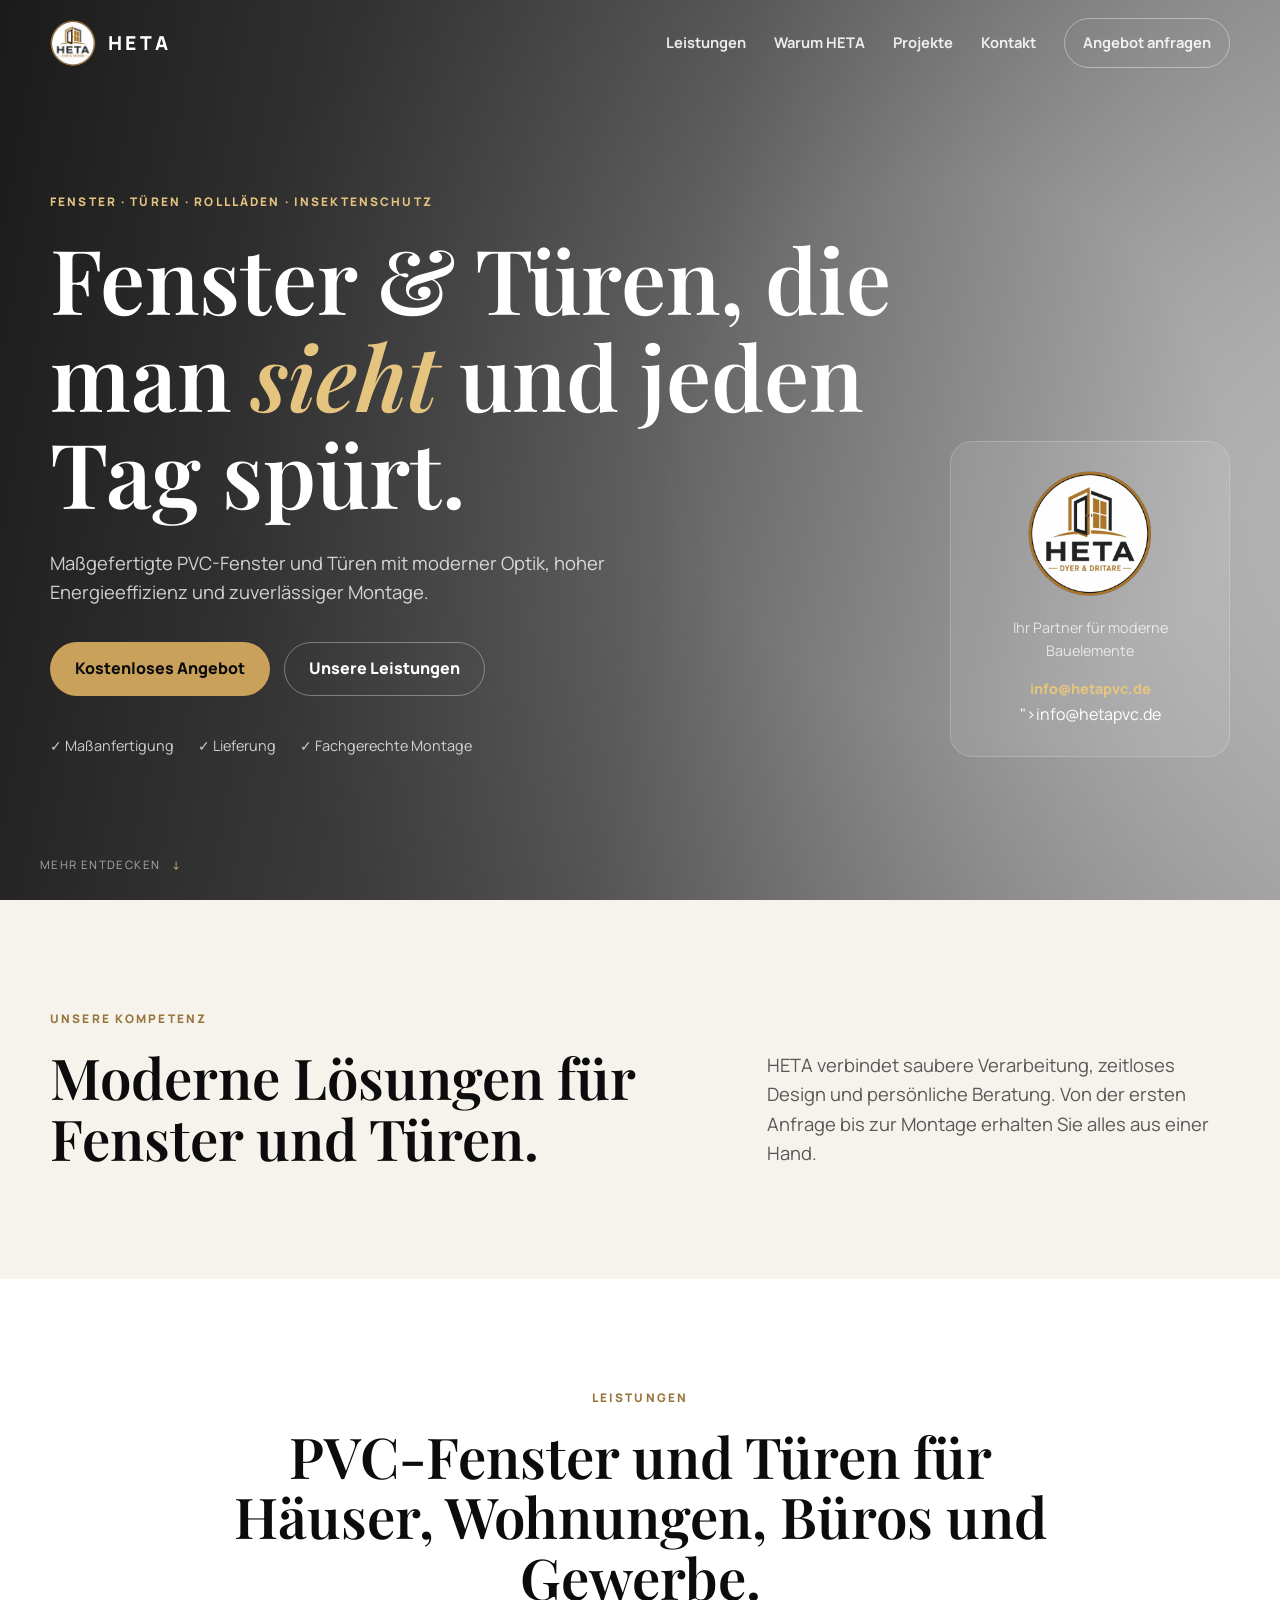
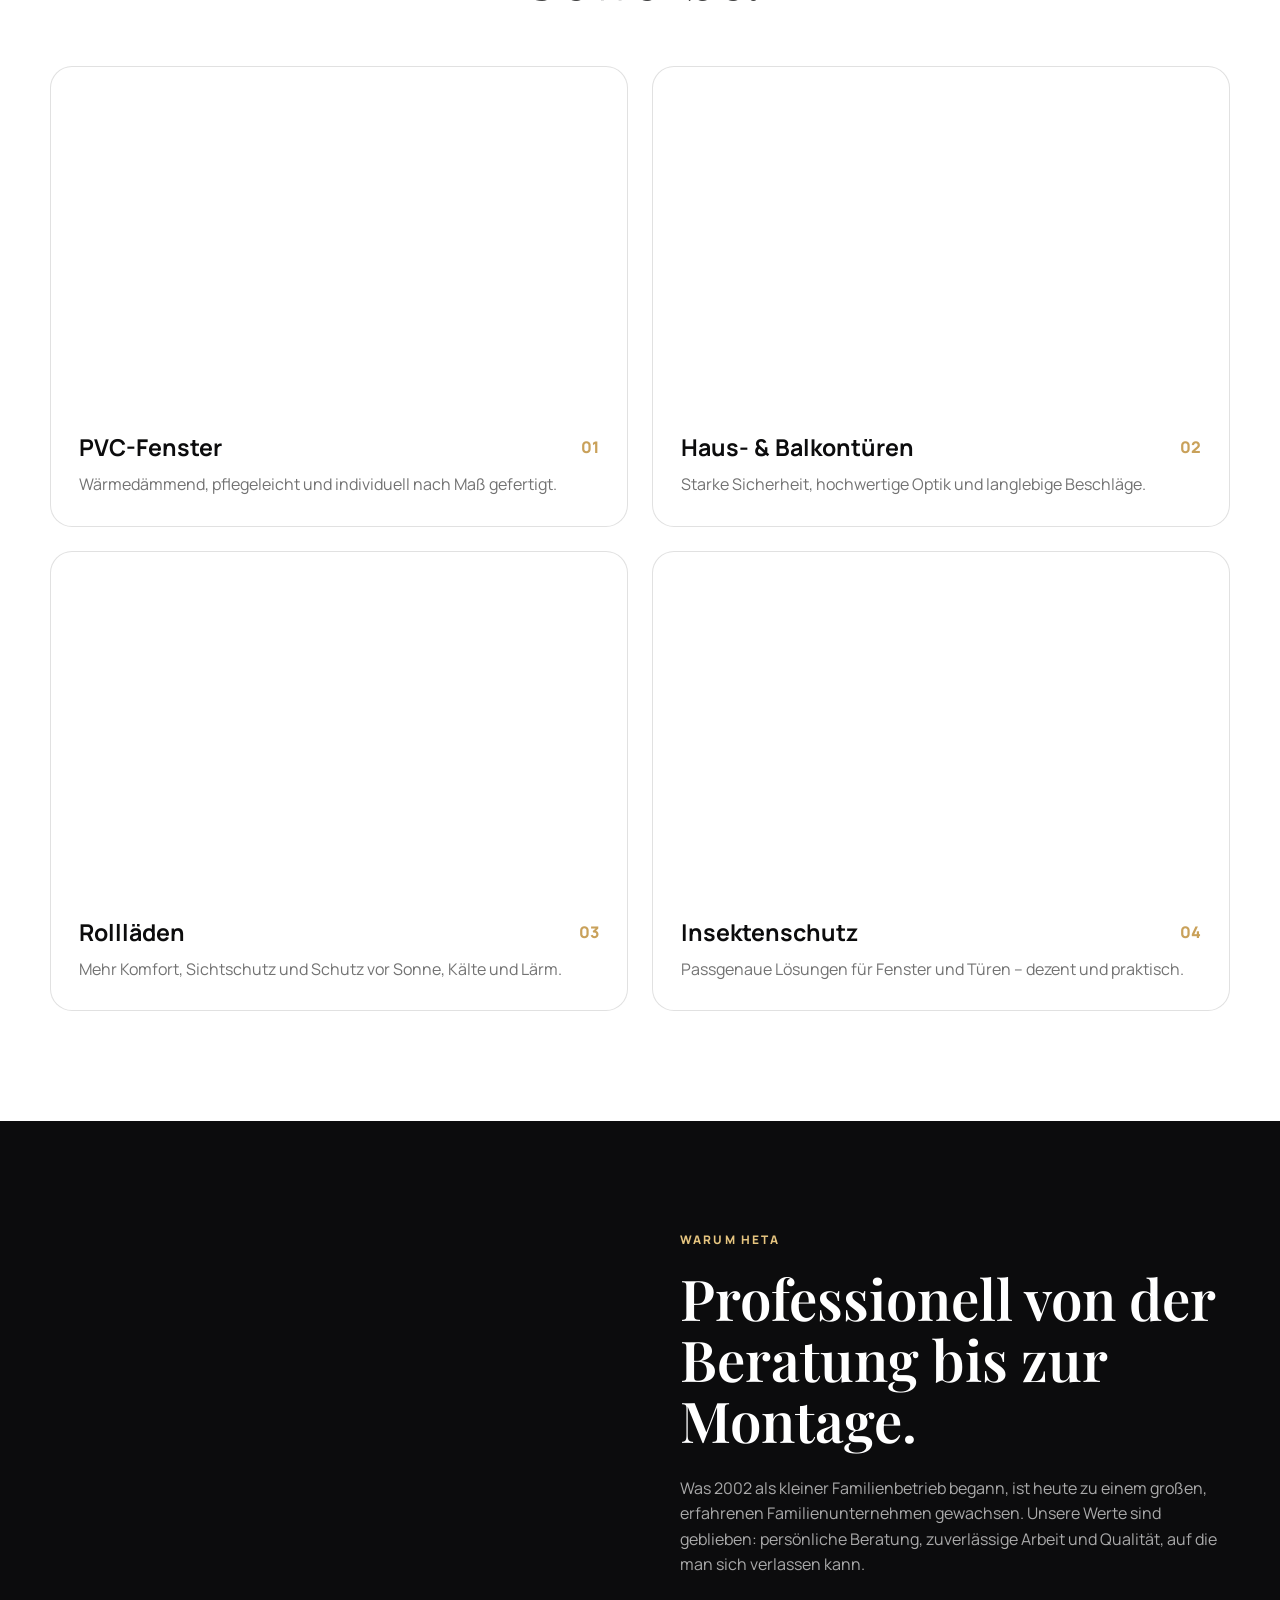
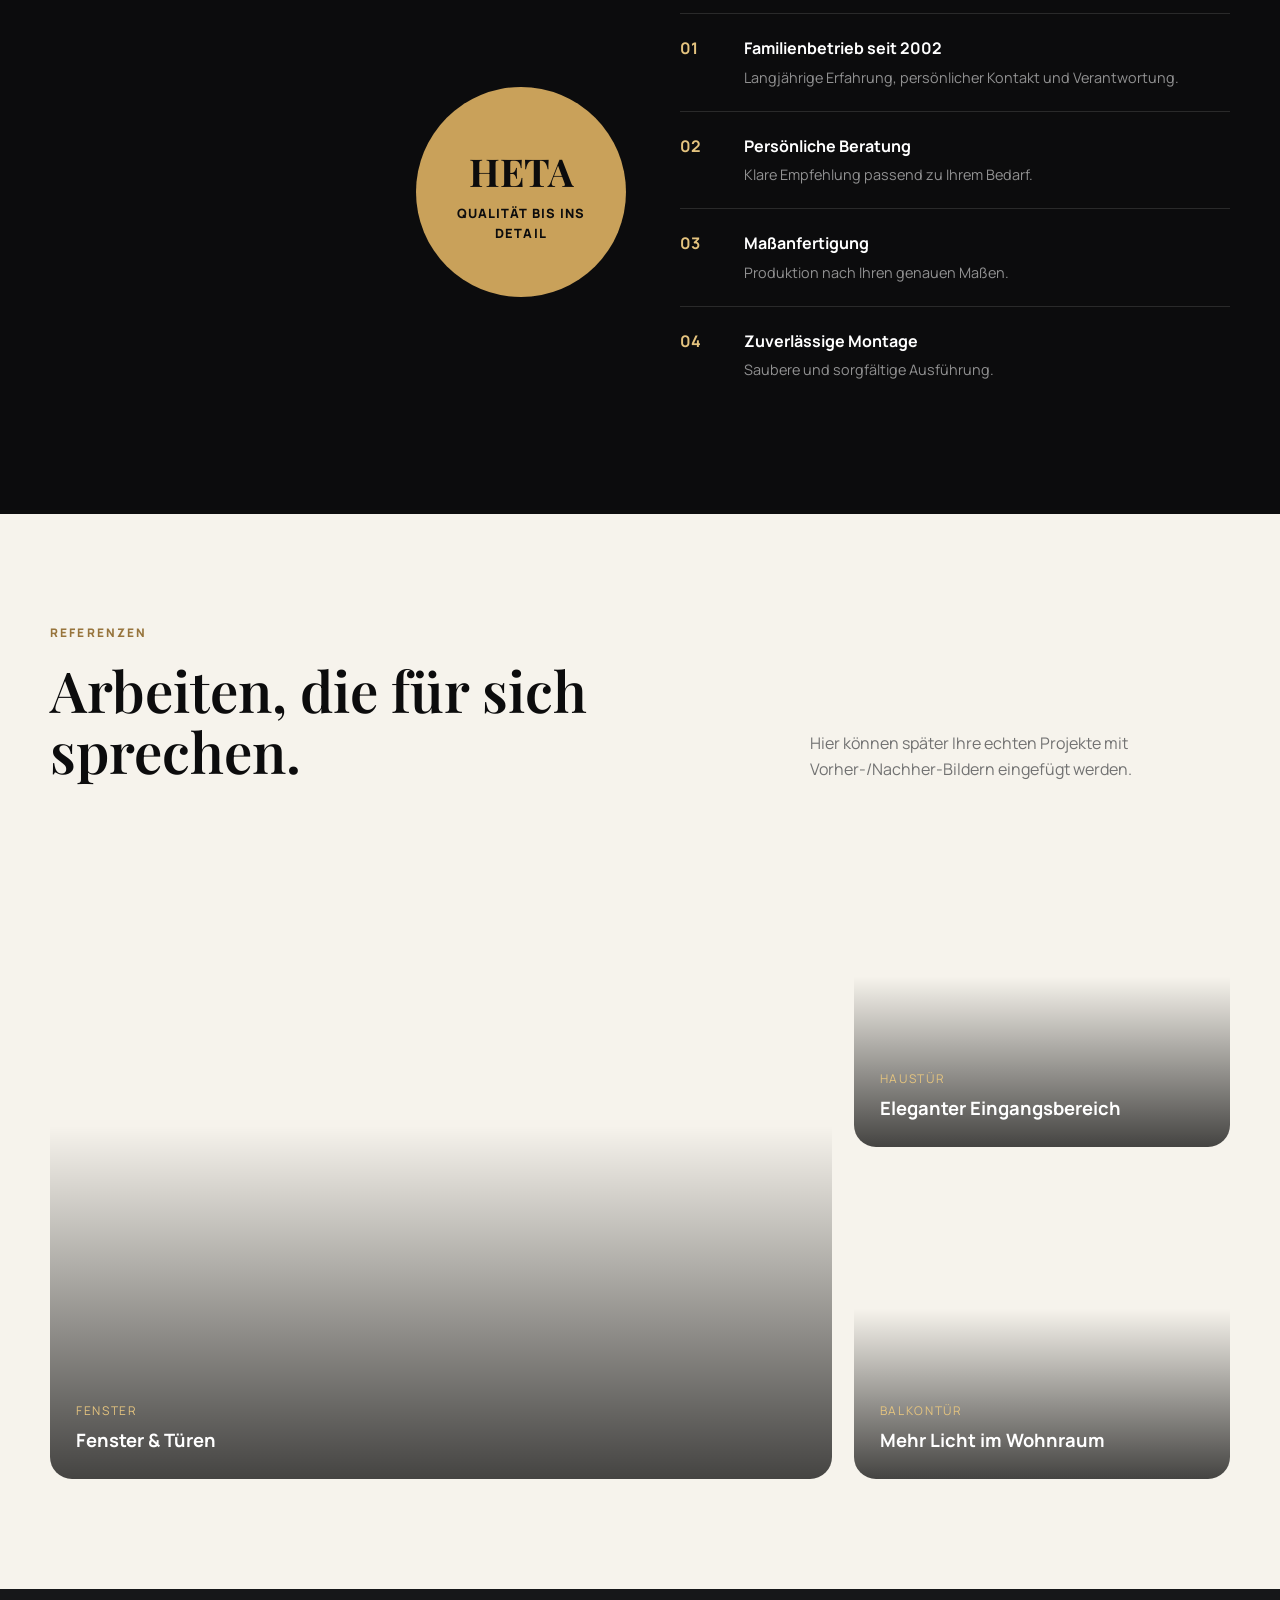
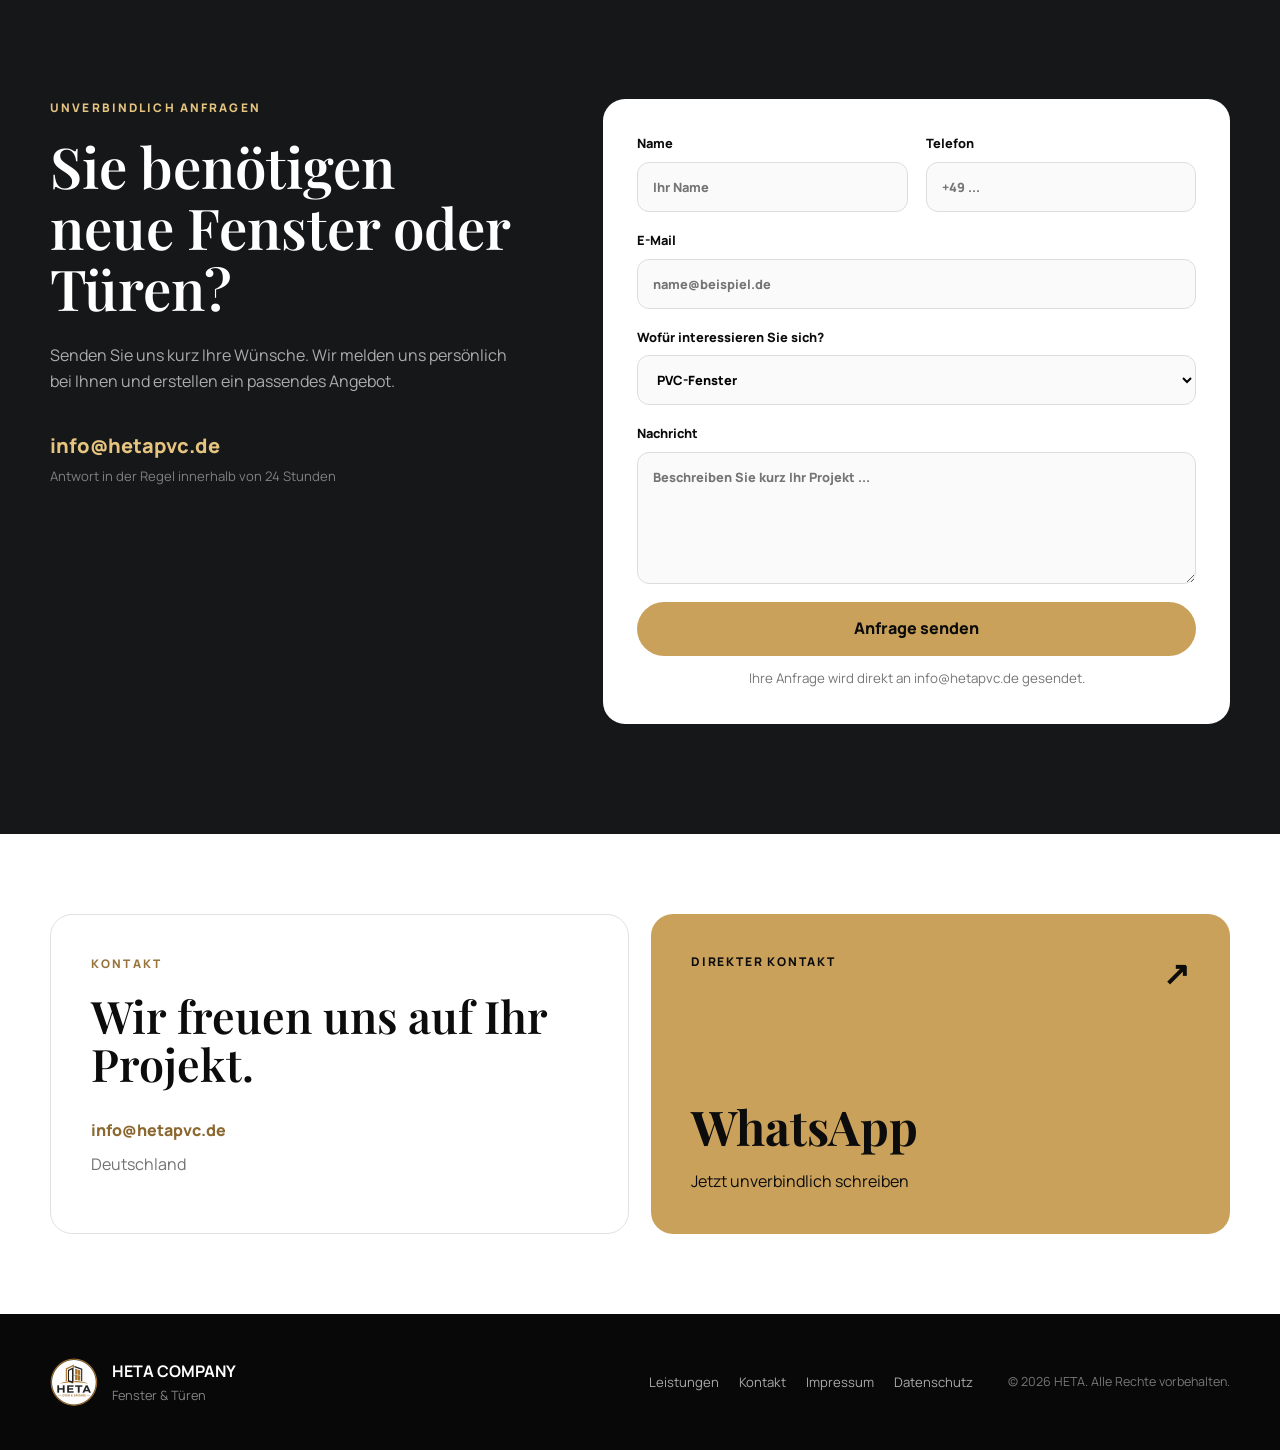
<file: index.html>
<!DOCTYPE html>
<html lang="de">
<head>
  <meta charset="UTF-8" />
  <meta name="viewport" content="width=device-width, initial-scale=1.0" />
  <meta name="description" content="HETA – hochwertige PVC-Fenster, Türen, Rollläden und Insektenschutz. Lieferung und fachgerechte Montage." />
  <meta name="theme-color" content="#0c0c0d" />
  <title>HETA PVC Fenster, Haustüren, Schiebetüren, Rollläden & Insektenschutz | Deutschland</title>
  <link rel="preconnect" href="https://fonts.googleapis.com">
  <link rel="preconnect" href="https://fonts.gstatic.com" crossorigin>
  <link href="https://fonts.googleapis.com/css2?family=Manrope:wght@400;500;600;700;800&family=Playfair+Display:wght@600;700&display=swap" rel="stylesheet">
  <link rel="stylesheet" href="styles.css" />
  <link rel="icon" type="image/png" href="assets/heta-logo.png" />
</head>
<body>
  <header class="site-header" id="top">
    <div class="container nav-wrap">
      <a class="brand" href="#top" aria-label="HETA Startseite">
        <img src="assets/heta-logo.png" alt="HETA Logo" />
        <span>HETA</span>
      </a>

      <button class="menu-toggle" aria-label="Menü öffnen" aria-expanded="false">
        <span></span><span></span>
      </button>

      <nav class="main-nav" aria-label="Hauptnavigation">
        <a href="#leistungen">Leistungen</a>
        <a href="#vorteile">Warum HETA</a>
        <a href="#projekte">Projekte</a>
        <a href="#kontakt">Kontakt</a>
        <a class="nav-cta" href="#angebot">Angebot anfragen</a>
      </nav>
    </div>
  </header>

  <main>
    <section class="hero">
      <div class="hero-overlay"></div>
      <div class="container hero-grid">
        <div class="hero-copy reveal">
          <p class="eyebrow">Fenster · Türen · Rollläden · Insektenschutz</p>
          <h1>Fenster & Türen, die man <em>sieht</em> und jeden Tag spürt.</h1>
          <p class="hero-text">
            Maßgefertigte PVC-Fenster und Türen mit moderner Optik,
            hoher Energieeffizienz und zuverlässiger Montage.
          </p>
          <div class="hero-actions">
            <a class="btn btn-gold" href="#angebot">Kostenloses Angebot</a>
            <a class="btn btn-ghost" href="#leistungen">Unsere Leistungen</a>
          </div>
          <div class="trust-row">
            <span>✓ Maßanfertigung</span>
            <span>✓ Lieferung</span>
            <span>✓ Fachgerechte Montage</span>
          </div>
        </div>

        <aside class="hero-card reveal delay-1">
          <img src="assets/heta-logo.png" alt="HETA Company" />
          <p>Ihr Partner für moderne Bauelemente</p>
          <a href="mailto:info@hetapvc.de">info@hetapvc.de</a><br>">info@hetapvc.de<br></a>
        </aside>
      </div>
      <div class="scroll-note">Mehr entdecken <span>↓</span></div>
    </section>

    <section class="section intro">
      <div class="container intro-grid">
        <div class="section-heading reveal">
          <p class="eyebrow dark">Unsere Kompetenz</p>
          <h2>Moderne Lösungen für Fenster und Türen.</h2>
        </div>
        <p class="lead reveal delay-1">
          HETA verbindet saubere Verarbeitung, zeitloses Design und persönliche Beratung.
          Von der ersten Anfrage bis zur Montage erhalten Sie alles aus einer Hand.
        </p>
      </div>
    </section>

    <section class="section services" id="leistungen">
      <div class="container">
        <div class="section-heading centered reveal">
          <p class="eyebrow dark">Leistungen</p>
          <h2>PVC-Fenster und Türen für Häuser, Wohnungen, Büros und Gewerbe.</h2>
        </div>

        <div class="service-grid">
          <article class="service-card reveal">
            <div class="service-image window"></div>
            <div class="service-content">
              <span>01</span>
              <h3>PVC-Fenster</h3>
              <p>Wärmedämmend, pflegeleicht und individuell nach Maß gefertigt.</p>
            </div>
          </article>

          <article class="service-card reveal delay-1">
            <div class="service-image door"></div>
            <div class="service-content">
              <span>02</span>
              <h3>Haus- & Balkontüren</h3>
              <p>Starke Sicherheit, hochwertige Optik und langlebige Beschläge.</p>
            </div>
          </article>

          <article class="service-card reveal">
            <div class="service-image shutter"></div>
            <div class="service-content">
              <span>03</span>
              <h3>Rollläden</h3>
              <p>Mehr Komfort, Sichtschutz und Schutz vor Sonne, Kälte und Lärm.</p>
            </div>
          </article>

          <article class="service-card reveal delay-1">
            <div class="service-image insect"></div>
            <div class="service-content">
              <span>04</span>
              <h3>Insektenschutz</h3>
              <p>Passgenaue Lösungen für Fenster und Türen – dezent und praktisch.</p>
            </div>
          </article>
        </div>
      </div>
    </section>

    <section class="section benefits" id="vorteile">
      <div class="container benefits-grid">
        <div class="benefits-photo reveal">
          <div class="experience-badge">
            <strong>HETA</strong>
            <span>Qualität bis ins Detail</span>
          </div>
        </div>

        <div class="benefits-copy reveal delay-1">
          <p class="eyebrow">Warum HETA</p>
          <h2>Professionell von der Beratung bis zur Montage.</h2>
          <p>
            Was 2002 als kleiner Familienbetrieb begann, ist heute zu einem großen,
            erfahrenen Familienunternehmen gewachsen. Unsere Werte sind geblieben:
            persönliche Beratung, zuverlässige Arbeit und Qualität, auf die man sich verlassen kann.
          </p>

          <div class="benefit-list">
            <div><b>01</b><span><strong>Familienbetrieb seit 2002</strong>Langjährige Erfahrung, persönlicher Kontakt und Verantwortung.</span></div>
            <div><b>02</b><span><strong>Persönliche Beratung</strong>Klare Empfehlung passend zu Ihrem Bedarf.</span></div>
            <div><b>03</b><span><strong>Maßanfertigung</strong>Produktion nach Ihren genauen Maßen.</span></div>
            <div><b>04</b><span><strong>Zuverlässige Montage</strong>Saubere und sorgfältige Ausführung.</span></div>
          </div>
        </div>
      </div>
    </section>

    <section class="section projects" id="projekte">
      <div class="container">
        <div class="section-heading split reveal">
          <div>
            <p class="eyebrow dark">Referenzen</p>
            <h2>Arbeiten, die für sich sprechen.</h2>
          </div>
          <p>Hier können später Ihre echten Projekte mit Vorher-/Nachher-Bildern eingefügt werden.</p>
        </div>

        <div class="project-grid">
          <article class="project project-large reveal">
            <div class="project-label"><span>Fenster</span><strong>Fenster & Türen</strong></div>
          </article>
          <article class="project project-door reveal delay-1">
            <div class="project-label"><span>Haustür</span><strong>Eleganter Eingangsbereich</strong></div>
          </article>
          <article class="project project-balcony reveal">
            <div class="project-label"><span>Balkontür</span><strong>Mehr Licht im Wohnraum</strong></div>
          </article>
        </div>
      </div>
    </section>

    <section class="section quote" id="angebot">
      <div class="container quote-grid">
        <div class="quote-copy reveal">
          <p class="eyebrow">Unverbindlich anfragen</p>
          <h2>Sie benötigen neue Fenster oder Türen?</h2>
          <p>
            Senden Sie uns kurz Ihre Wünsche. Wir melden uns persönlich bei Ihnen
            und erstellen ein passendes Angebot.
          </p>
          <div class="quote-contact">
            <a href="mailto:info@hetapvc.de">info@hetapvc.de</a>
            <span>Antwort in der Regel innerhalb von 24 Stunden</span>
          </div>
        </div>

        <form class="quote-form reveal delay-1"
             action="https://api.web3forms.com/submit" method="POST">
              <input type="hidden" name="access_key" value="08f560e6-f4f9-4ddf-ab7c-7466d05ced75">
        
     <input type="hidden" name="redirect" value="https://hetapvc.de/danke.html">

          <div class="form-row">
            <label>
              Name
              <input type="text" name="Name" placeholder="Ihr Name" required />
            </label>
            <label>
              Telefon
              <input type="tel" name="Telefon" placeholder="+49 ..." />
            </label>
          </div>

          <label>
            E-Mail
            <input type="email" name="E-Mail" placeholder="name@beispiel.de" required />
          </label>

          <label>
            Wofür interessieren Sie sich?
            <select name="Interesse">
              <option>PVC-Fenster</option>
              <option>Haus- oder Balkontüren</option>
              <option>Rollläden</option>
              <option>Insektenschutz</option>
              <option>Komplettangebot</option>
            </select>
          </label>

          <label>
            Nachricht
            <textarea name="Nachricht" rows="5" placeholder="Beschreiben Sie kurz Ihr Projekt ..." required></textarea>
          </label>

          <button class="btn btn-gold full" type="submit">Anfrage senden</button>
          <small>Ihre Anfrage wird direkt an info@hetapvc.de gesendet.</small>
        </form>
      </div>
    </section>

    <section class="section contact" id="kontakt">
      <div class="container contact-grid">
        <div class="contact-card reveal">
          <p class="eyebrow dark">Kontakt</p>
          <h2>Wir freuen uns auf Ihr Projekt.</h2>
          <a href="mailto:info@hetapvc.de">info@hetapvc.de</a>
          <p>Deutschland</p>
        </div>

        <a class="whatsapp-card reveal delay-1"
           href="https://wa.me/38346120611?text=Guten%20Tag%2C%20ich%20interessiere%20mich%20f%C3%BCr%20Ihre%20Fenster%20und%20T%C3%BCren."
           target="_blank"
           rel="noopener"
           aria-label="HETA über WhatsApp kontaktieren">
          <span>Direkter Kontakt</span>
          <strong>WhatsApp</strong>
          <p>Jetzt unverbindlich schreiben</p>
          <b>↗</b>
        </a>
      </div>
    </section>
  </main>

  <footer>
    <div class="container footer-grid">
      <div class="footer-brand">
        <img src="assets/heta-logo.png" alt="HETA Logo" />
        <div><strong>HETA COMPANY</strong><span>Fenster & Türen</span></div>
      </div>
      <div class="footer-links">
        <a href="#leistungen">Leistungen</a>
        <a href="#kontakt">Kontakt</a>
        <a href="impressum.html">Impressum</a>
        <a href="datenschutz.html">Datenschutz</a>
      </div>
      <p>© <span id="year"></span> HETA. Alle Rechte vorbehalten.</p>
    </div>
  </footer>

  <script src="script.js"></script>
</body>
</html>
</file>
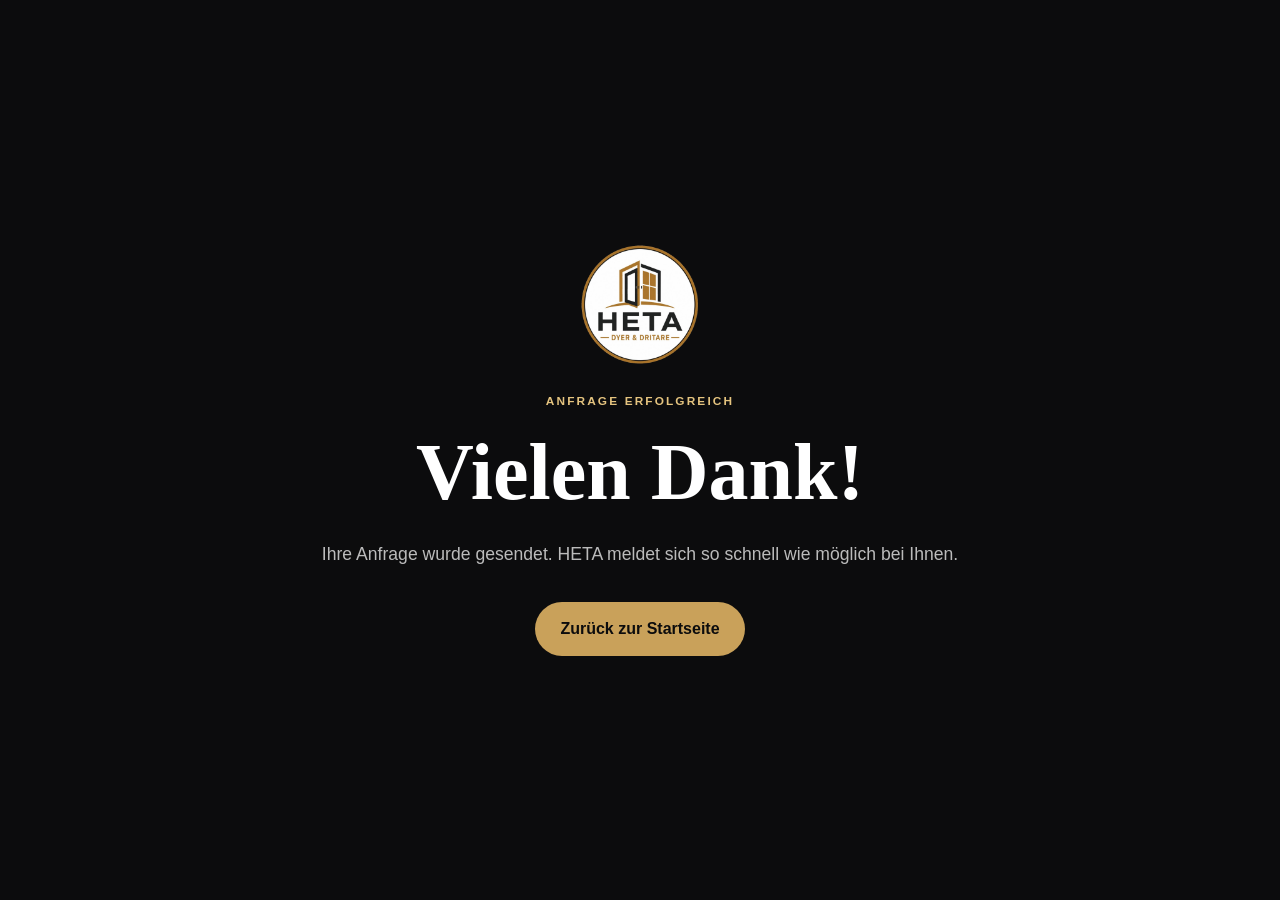
<file: danke.html>
<!DOCTYPE html>
<html lang="de">
<head>
  <meta charset="UTF-8">
  <meta name="viewport" content="width=device-width, initial-scale=1.0">
  <title>Vielen Dank | HETA</title>
  <link rel="stylesheet" href="styles.css">
</head>
<body>
  <main style="min-height:100vh;display:grid;place-items:center;background:#0c0c0d;color:white;padding:30px;text-align:center;">
    <div style="max-width:650px;">
      <img src="assets/heta-logo.png" alt="HETA Logo" style="width:120px;height:120px;object-fit:cover;border-radius:50%;margin:0 auto 28px;">
      <p class="eyebrow">Anfrage erfolgreich</p>
      <h1 style="font-size:clamp(2.5rem,7vw,5rem);">Vielen Dank!</h1>
      <p style="color:rgba(255,255,255,.72);font-size:1.1rem;margin:24px 0 34px;">
        Ihre Anfrage wurde gesendet. HETA meldet sich so schnell wie möglich bei Ihnen.
      </p>
      <a class="btn btn-gold" href="index.html">Zurück zur Startseite</a>
    </div>
  </main>
</body>
</html>
</file>
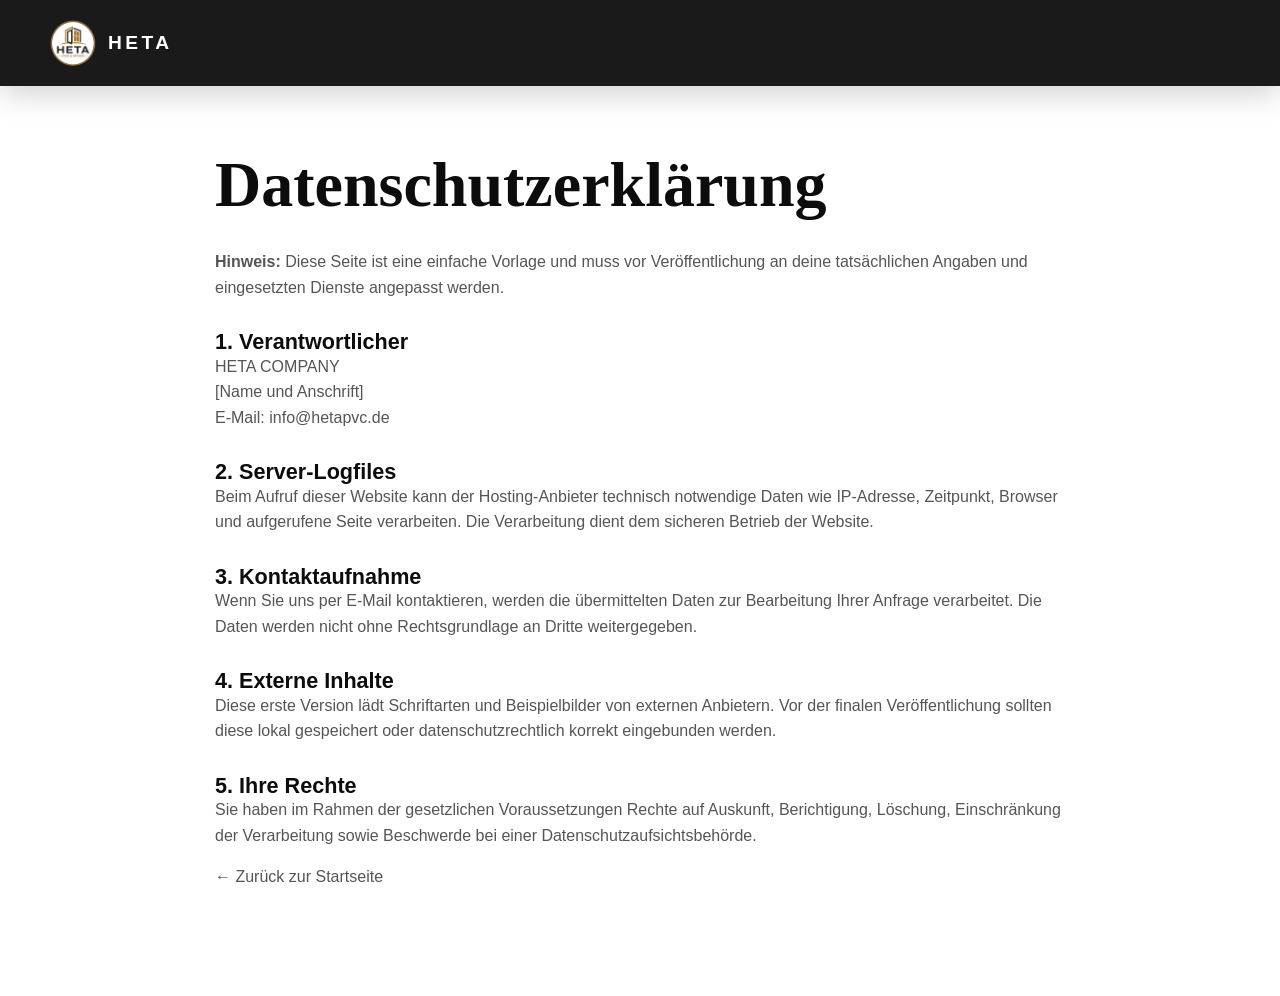
<file: datenschutz.html>
<!DOCTYPE html>
<html lang="de">
<head>
  <meta charset="UTF-8"><meta name="viewport" content="width=device-width, initial-scale=1.0">
  <title>Datenschutz | HETA</title><link rel="stylesheet" href="styles.css">
</head>
<body>
<header class="site-header scrolled"><div class="container nav-wrap"><a class="brand" href="index.html"><img src="assets/heta-logo.png" alt="HETA"><span>HETA</span></a></div></header>
<main class="container legal">
<h1>Datenschutzerklärung</h1>
<p><strong>Hinweis:</strong> Diese Seite ist eine einfache Vorlage und muss vor Veröffentlichung an deine tatsächlichen Angaben und eingesetzten Dienste angepasst werden.</p>
<h2>1. Verantwortlicher</h2>
<p>HETA COMPANY<br>[Name und Anschrift]<br>E-Mail: info@hetapvc.de</p>
<h2>2. Server-Logfiles</h2>
<p>Beim Aufruf dieser Website kann der Hosting-Anbieter technisch notwendige Daten wie IP-Adresse, Zeitpunkt, Browser und aufgerufene Seite verarbeiten. Die Verarbeitung dient dem sicheren Betrieb der Website.</p>
<h2>3. Kontaktaufnahme</h2>
<p>Wenn Sie uns per E-Mail kontaktieren, werden die übermittelten Daten zur Bearbeitung Ihrer Anfrage verarbeitet. Die Daten werden nicht ohne Rechtsgrundlage an Dritte weitergegeben.</p>
<h2>4. Externe Inhalte</h2>
<p>Diese erste Version lädt Schriftarten und Beispielbilder von externen Anbietern. Vor der finalen Veröffentlichung sollten diese lokal gespeichert oder datenschutzrechtlich korrekt eingebunden werden.</p>
<h2>5. Ihre Rechte</h2>
<p>Sie haben im Rahmen der gesetzlichen Voraussetzungen Rechte auf Auskunft, Berichtigung, Löschung, Einschränkung der Verarbeitung sowie Beschwerde bei einer Datenschutzaufsichtsbehörde.</p>
<p><a href="index.html">← Zurück zur Startseite</a></p>
</main>
</body></html>
</file>
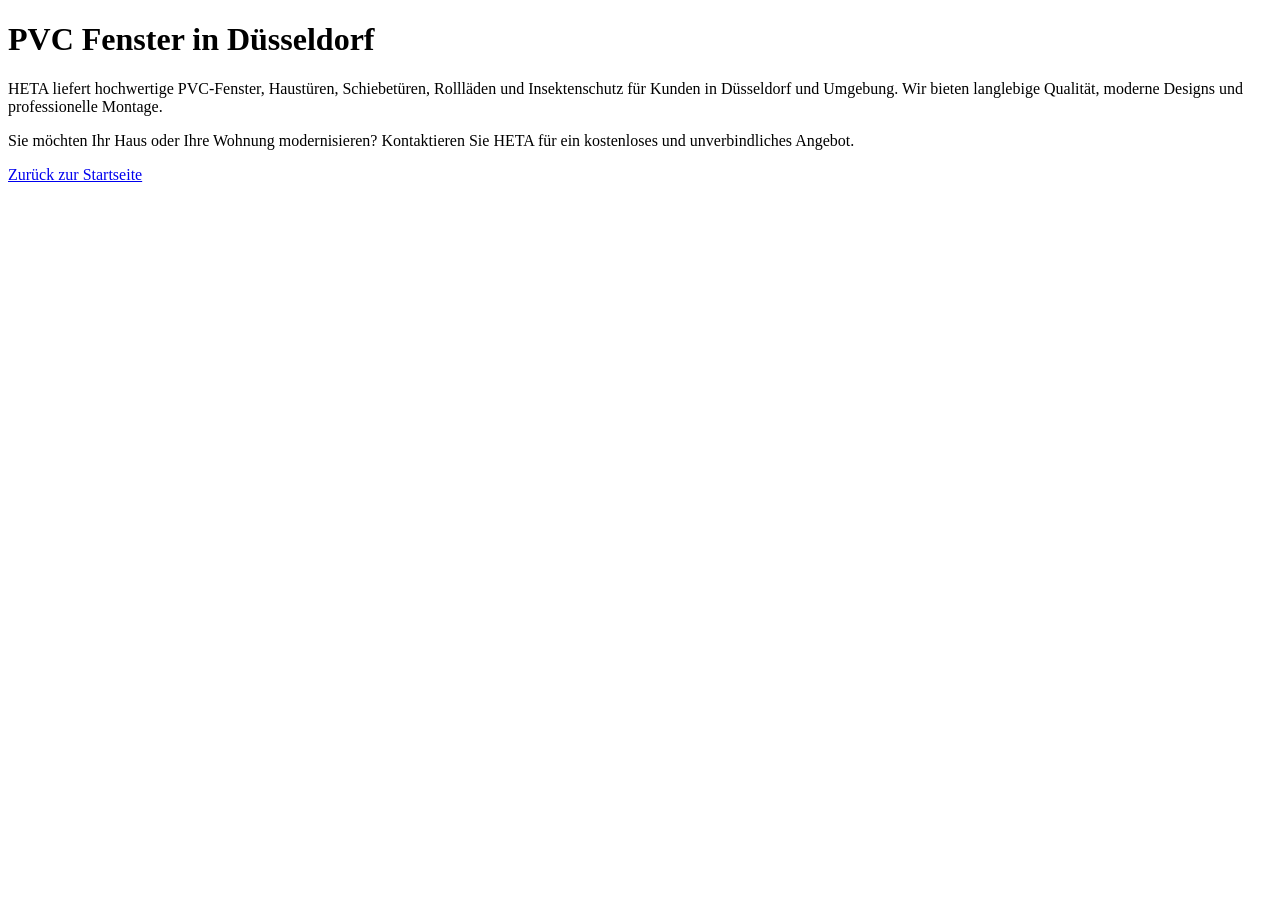
<file: fenster-duesseldorf.html>
<!DOCTYPE html>
<html lang="de">
<head>
  <meta charset="UTF-8">
  <meta name="viewport" content="width=device-width, initial-scale=1.0">
  <title>PVC Fenster Düsseldorf | HETA Fenster & Türen</title>
  <meta name="description" content="Hochwertige PVC-Fenster, Haustüren, Schiebetüren, Rollläden und Insektenschutz in Düsseldorf. Kostenlose Beratung und professionelle Montage von HETA.">
</head>
<body>

<h1>PVC Fenster in Düsseldorf</h1>

<p>
HETA liefert hochwertige PVC-Fenster, Haustüren, Schiebetüren,
Rollläden und Insektenschutz für Kunden in Düsseldorf und Umgebung.
Wir bieten langlebige Qualität, moderne Designs und professionelle Montage.
</p>

<p>
Sie möchten Ihr Haus oder Ihre Wohnung modernisieren?
Kontaktieren Sie HETA für ein kostenloses und unverbindliches Angebot.
</p>

<p>
<a href="index.html">Zurück zur Startseite</a>
</p>

</body>
</html>
</file>
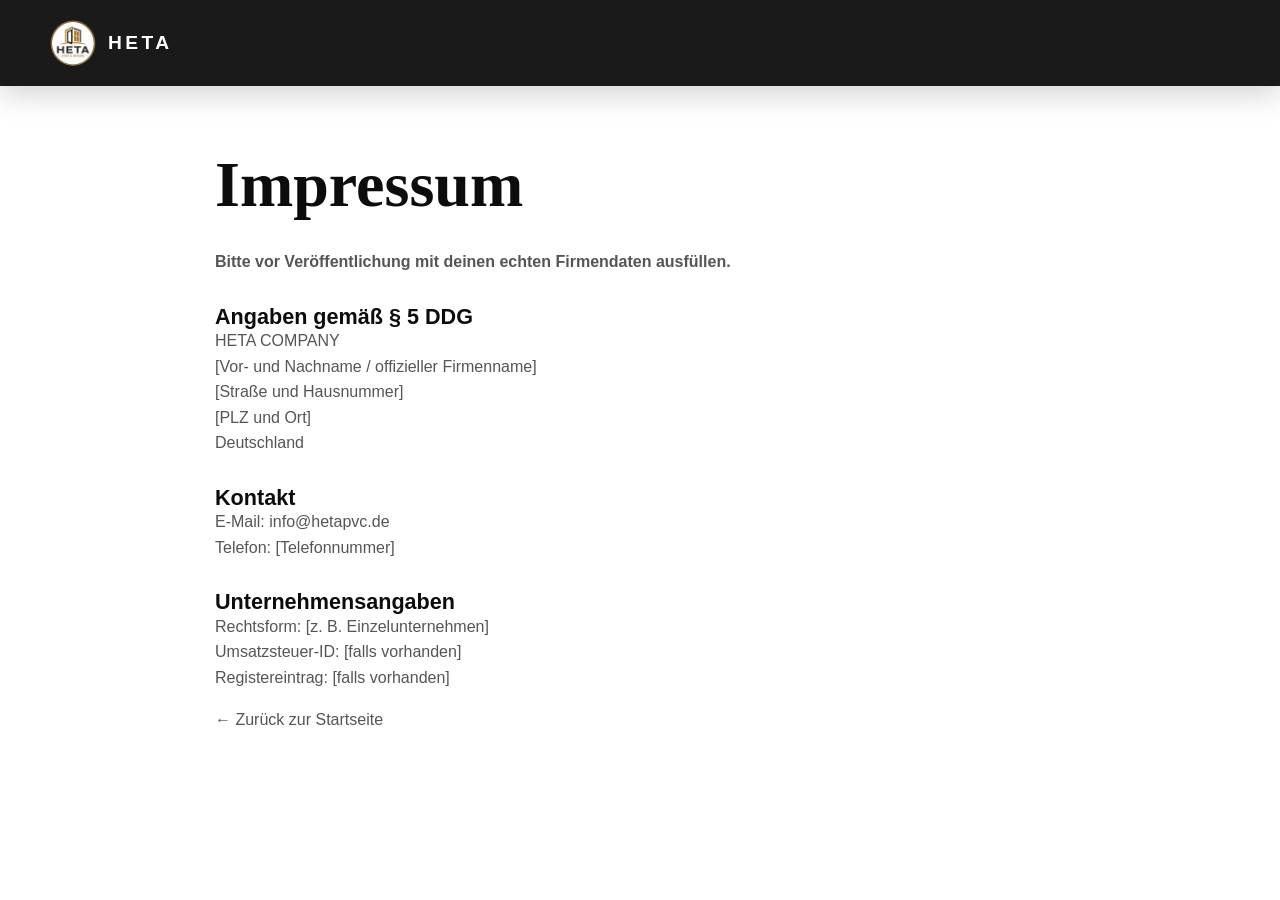
<file: impressum.html>
<!DOCTYPE html>
<html lang="de">
<head>
  <meta charset="UTF-8"><meta name="viewport" content="width=device-width, initial-scale=1.0">
  <title>Impressum | HETA</title><link rel="stylesheet" href="styles.css">
</head>
<body>
<header class="site-header scrolled"><div class="container nav-wrap"><a class="brand" href="index.html"><img src="assets/heta-logo.png" alt="HETA"><span>HETA</span></a></div></header>
<main class="container legal">
<h1>Impressum</h1>
<p><strong>Bitte vor Veröffentlichung mit deinen echten Firmendaten ausfüllen.</strong></p>
<h2>Angaben gemäß § 5 DDG</h2>
<p>HETA COMPANY<br>[Vor- und Nachname / offizieller Firmenname]<br>[Straße und Hausnummer]<br>[PLZ und Ort]<br>Deutschland</p>
<h2>Kontakt</h2>
<p>E-Mail: info@hetapvc.de<br>Telefon: [Telefonnummer]</p>
<h2>Unternehmensangaben</h2>
<p>Rechtsform: [z. B. Einzelunternehmen]<br>Umsatzsteuer-ID: [falls vorhanden]<br>Registereintrag: [falls vorhanden]</p>
<p><a href="index.html">← Zurück zur Startseite</a></p>
</main>
</body></html>
</file>
<file: styles.css>
:root {
  --black: #0c0c0d;
  --charcoal: #161719;
  --gold: #c9a15a;
  --gold-light: #e5c47f;
  --cream: #f6f3ec;
  --white: #ffffff;
  --muted: #727272;
  --line: rgba(12, 12, 13, .12);
  --radius: 22px;
  --shadow: 0 24px 70px rgba(0,0,0,.12);
}

* { box-sizing: border-box; }
html { scroll-behavior: smooth; }
body {
  margin: 0;
  font-family: "Manrope", sans-serif;
  color: var(--black);
  background: var(--white);
  line-height: 1.6;
}
img { max-width: 100%; display: block; }
a { color: inherit; text-decoration: none; }
button, input, select, textarea { font: inherit; }
.container { width: min(1180px, calc(100% - 40px)); margin: 0 auto; }
.section { padding: 110px 0; }
.eyebrow {
  margin: 0 0 18px;
  font-size: .74rem;
  font-weight: 800;
  letter-spacing: .18em;
  text-transform: uppercase;
  color: var(--gold-light);
}
.eyebrow.dark { color: #97743c; }
h1, h2, h3 { margin: 0; line-height: 1.08; }
h1, h2 { font-family: "Playfair Display", serif; }
h1 { font-size: clamp(3.2rem, 7vw, 6.8rem); max-width: 920px; font-weight: 600; }
h1 em { color: var(--gold-light); font-style: italic; }
h2 { font-size: clamp(2.2rem, 4.4vw, 4.4rem); font-weight: 600; }
h3 { font-size: 1.45rem; }
p { margin-top: 0; }
.btn {
  display: inline-flex;
  align-items: center;
  justify-content: center;
  min-height: 54px;
  padding: 0 24px;
  border-radius: 999px;
  font-weight: 800;
  transition: .25s ease;
  border: 1px solid transparent;
}
.btn:hover { transform: translateY(-2px); }
.btn-gold { background: var(--gold); color: var(--black); }
.btn-gold:hover { background: var(--gold-light); }
.btn-ghost { color: var(--white); border-color: rgba(255,255,255,.35); }
.btn-ghost:hover { border-color: var(--white); background: rgba(255,255,255,.08); }
.full { width: 100%; border: 0; cursor: pointer; }

.site-header {
  position: fixed;
  z-index: 50;
  inset: 0 0 auto;
  color: var(--white);
  transition: .3s ease;
}
.site-header.scrolled {
  background: rgba(12,12,13,.94);
  backdrop-filter: blur(16px);
  box-shadow: 0 8px 30px rgba(0,0,0,.18);
}
.nav-wrap { min-height: 86px; display: flex; align-items: center; justify-content: space-between; }
.brand { display: flex; align-items: center; gap: 12px; font-size: 1.2rem; font-weight: 800; letter-spacing: .18em; }
.brand img { width: 46px; height: 46px; object-fit: cover; border-radius: 50%; }
.main-nav { display: flex; align-items: center; gap: 28px; font-size: .92rem; font-weight: 700; }
.main-nav a { opacity: .88; }
.main-nav a:hover { opacity: 1; }
.nav-cta { padding: 12px 18px; border: 1px solid rgba(255,255,255,.45); border-radius: 999px; }
.menu-toggle { display: none; background: none; border: 0; padding: 8px; }
.menu-toggle span { display:block; width:26px; height:2px; background:#fff; margin:6px 0; }

.hero {
  min-height: 100vh;
  color: var(--white);
  position: relative;
  display: grid;
  align-items: center;
  background:
    linear-gradient(100deg, rgba(5,5,6,.88) 0%, rgba(5,5,6,.62) 52%, rgba(5,5,6,.25) 100%),
    url("https://images.unsplash.com/photo-1600566753086-00f18fb6b3ea?auto=format&fit=crop&w=2000&q=85") center/cover;
}
.hero-overlay {
  position: absolute; inset: 0;
  background: radial-gradient(circle at 75% 50%, transparent 0 25%, rgba(0,0,0,.25) 70%);
}
.hero-grid {
  position: relative;
  display: grid;
  grid-template-columns: 1fr 280px;
  gap: 50px;
  align-items: end;
  padding-top: 150px;
  padding-bottom: 100px;
}
.hero-text { max-width: 680px; font-size: 1.15rem; color: rgba(255,255,255,.78); margin: 28px 0 34px; }
.hero-actions { display: flex; gap: 14px; flex-wrap: wrap; }
.trust-row { margin-top: 38px; display: flex; gap: 24px; flex-wrap: wrap; color: rgba(255,255,255,.76); font-size: .9rem; }
.hero-card {
  background: rgba(255,255,255,.09);
  backdrop-filter: blur(16px);
  border: 1px solid rgba(255,255,255,.18);
  padding: 28px;
  border-radius: var(--radius);
  text-align: center;
}
.hero-card img { width: 126px; height: 126px; object-fit: cover; border-radius: 50%; margin: 0 auto 20px; }
.hero-card p { color: rgba(255,255,255,.72); font-size: .9rem; }
.hero-card a { color: var(--gold-light); font-weight: 800; font-size: .9rem; }
.scroll-note { position:absolute; left: 40px; bottom: 26px; font-size:.72rem; letter-spacing:.12em; text-transform:uppercase; color:rgba(255,255,255,.6); }
.scroll-note span { margin-left: 8px; color: var(--gold-light); }

.intro { background: var(--cream); }
.intro-grid { display:grid; grid-template-columns: 1.15fr .85fr; gap: 90px; align-items:end; }
.lead { font-size:1.15rem; color:#585858; margin:0; }

.section-heading.centered { text-align:center; max-width: 850px; margin: 0 auto 58px; }
.section-heading.split { display:flex; justify-content:space-between; align-items:end; gap:50px; margin-bottom:55px; }
.section-heading.split > p { max-width:420px; color:var(--muted); margin:0; }

.service-grid { display:grid; grid-template-columns:repeat(2, 1fr); gap:24px; }
.service-card { border:1px solid var(--line); border-radius:var(--radius); overflow:hidden; background:#fff; transition:.35s ease; }
.service-card:hover { transform:translateY(-8px); box-shadow:var(--shadow); }
.service-image { height:340px; background-position:center; background-size:cover; }
.service-image.window { background-image:url("https://images.unsplash.com/photo-1600607687939-ce8a6c25118c?auto=format&fit=crop&w=1200&q=85"); }
.service-image.door { background-image:url("https://images.unsplash.com/photo-1600585154340-be6161a56a0c?auto=format&fit=crop&w=1200&q=85"); }
.service-image.shutter { background-image:url("https://images.unsplash.com/photo-1600210492486-724fe5c67fb0?auto=format&fit=crop&w=1200&q=85"); }
.service-image.insect { background-image:url("https://images.unsplash.com/photo-1600607687920-4e2a09cf159d?auto=format&fit=crop&w=1200&q=85"); }
.service-content { padding:28px; position:relative; }
.service-content span { position:absolute; top:28px; right:28px; color:var(--gold); font-weight:800; }
.service-content p { color:var(--muted); margin:12px 0 0; }

.benefits { background:var(--black); color:var(--white); }
.benefits-grid { display:grid; grid-template-columns:1fr 1fr; gap:80px; align-items:center; }
.benefits-photo {
  min-height:650px;
  border-radius:var(--radius);
  background:url("https://images.unsplash.com/photo-1600607688969-a5bfcd646154?auto=format&fit=crop&w=1400&q=85") center/cover;
  position:relative;
}
.experience-badge {
  position:absolute; right:-26px; bottom:45px;
  width:210px; height:210px; border-radius:50%;
  background:var(--gold); color:var(--black);
  display:flex; flex-direction:column; align-items:center; justify-content:center; text-align:center;
}
.experience-badge strong { font-family:"Playfair Display",serif; font-size:2.4rem; }
.experience-badge span { max-width:130px; font-size:.8rem; font-weight:800; text-transform:uppercase; letter-spacing:.08em; }
.benefits-copy > p:not(.eyebrow) { color:rgba(255,255,255,.65); margin:25px 0 35px; }
.benefit-list { display:grid; gap:0; }
.benefit-list > div { display:grid; grid-template-columns:46px 1fr; gap:18px; padding:22px 0; border-top:1px solid rgba(255,255,255,.12); }
.benefit-list b { color:var(--gold-light); }
.benefit-list span { display:flex; flex-direction:column; color:rgba(255,255,255,.55); font-size:.9rem; }
.benefit-list strong { color:#fff; font-size:1rem; margin-bottom:4px; }

.projects { background:var(--cream); }
.project-grid { display:grid; grid-template-columns:1.35fr .65fr; grid-template-rows:310px 310px; gap:22px; }
.project {
  border-radius:var(--radius); overflow:hidden; position:relative; background-size:cover; background-position:center;
}
.project::after { content:""; position:absolute; inset:0; background:linear-gradient(180deg, transparent 45%, rgba(0,0,0,.72)); }
.project-large { grid-row:1 / 3; background-image:url("https://images.unsplash.com/photo-1600047509807-ba8f99d2cdde?auto=format&fit=crop&w=1400&q=85"); }
.project-door { background-image:url("https://images.unsplash.com/photo-1600566753190-17f0baa2a6c3?auto=format&fit=crop&w=1000&q=85"); }
.project-balcony { background-image:url("https://images.unsplash.com/photo-1600566753051-f0b89df2dd90?auto=format&fit=crop&w=1000&q=85"); }
.project-label { position:absolute; z-index:2; left:26px; bottom:24px; color:#fff; display:flex; flex-direction:column; }
.project-label span { color:var(--gold-light); font-size:.75rem; text-transform:uppercase; letter-spacing:.14em; }
.project-label strong { font-size:1.15rem; margin-top:5px; }

.quote { background:var(--charcoal); color:var(--white); }
.quote-grid { display:grid; grid-template-columns:.85fr 1.15fr; gap:90px; align-items:start; }
.quote-copy > p:not(.eyebrow) { color:rgba(255,255,255,.64); margin:25px 0 35px; }
.quote-contact { display:flex; flex-direction:column; gap:4px; }
.quote-contact a { color:var(--gold-light); font-size:1.25rem; font-weight:800; }
.quote-contact span { color:rgba(255,255,255,.45); font-size:.82rem; }
.quote-form { background:#fff; color:var(--black); padding:34px; border-radius:var(--radius); }
.form-row { display:grid; grid-template-columns:1fr 1fr; gap:18px; }
label { display:grid; gap:8px; font-size:.8rem; font-weight:800; margin-bottom:18px; }
input, select, textarea {
  width:100%; border:1px solid #ddd; border-radius:12px; padding:14px 15px; background:#fafafa; outline:none;
}
input:focus, select:focus, textarea:focus { border-color:var(--gold); background:#fff; }
textarea { resize:vertical; }
.quote-form small { display:block; color:#777; text-align:center; margin-top:12px; }

.contact { padding:80px 0; }
.contact-grid { display:grid; grid-template-columns:1fr 1fr; gap:22px; }
.contact-card, .whatsapp-card { border-radius:var(--radius); padding:40px; min-height:300px; }
.contact-card { border:1px solid var(--line); }
.contact-card h2 { font-size:clamp(2rem, 3.5vw, 3.4rem); margin-bottom:30px; }
.contact-card a { font-weight:800; color:#8b682f; }
.contact-card p:last-child { color:var(--muted); margin-top:8px; }
.whatsapp-card { background:var(--gold); position:relative; display:flex; flex-direction:column; justify-content:flex-end; }
.whatsapp-card span { position:absolute; top:38px; left:40px; text-transform:uppercase; font-size:.75rem; font-weight:800; letter-spacing:.15em; }
.whatsapp-card strong { font-family:"Playfair Display",serif; font-size:3rem; }
.whatsapp-card p { margin:4px 0 0; }
.whatsapp-card b { position:absolute; top:34px; right:40px; font-size:2rem; }

footer { background:#080809; color:#fff; padding:44px 0; }
.footer-grid { display:grid; grid-template-columns:1fr auto auto; gap:35px; align-items:center; }
.footer-brand { display:flex; align-items:center; gap:14px; }
.footer-brand img { width:48px; height:48px; border-radius:50%; object-fit:cover; }
.footer-brand div { display:flex; flex-direction:column; }
.footer-brand span { color:rgba(255,255,255,.5); font-size:.8rem; }
.footer-links { display:flex; gap:20px; color:rgba(255,255,255,.65); font-size:.82rem; }
footer p { margin:0; color:rgba(255,255,255,.45); font-size:.78rem; }

.reveal { opacity:0; transform:translateY(28px); transition:opacity .75s ease, transform .75s ease; }
.reveal.visible { opacity:1; transform:none; }
.delay-1 { transition-delay:.14s; }

.legal { padding:150px 0 90px; max-width:850px; }
.legal h1 { color:var(--black); font-size:clamp(2.5rem,5vw,4.5rem); margin-bottom:30px; }
.legal h2 { font-family:"Manrope",sans-serif; font-size:1.35rem; margin-top:30px; }
.legal p, .legal li { color:#555; }

@media (max-width: 900px) {
  .menu-toggle { display:block; }
  .main-nav {
    position:absolute; top:78px; left:20px; right:20px; display:none; flex-direction:column; align-items:stretch;
    background:#111; padding:22px; border-radius:18px; box-shadow:var(--shadow);
  }
  .main-nav.open { display:flex; }
  .hero-grid { grid-template-columns:1fr; padding-top:140px; }
  .hero-card { display:none; }
  .intro-grid, .benefits-grid, .quote-grid { grid-template-columns:1fr; gap:50px; }
  .service-grid { grid-template-columns:1fr; }
  .benefits-photo { min-height:500px; }
  .experience-badge { right:20px; }
  .project-grid { grid-template-columns:1fr; grid-template-rows:420px 300px 300px; }
  .project-large { grid-row:auto; }
  .section-heading.split { flex-direction:column; align-items:flex-start; }
  .contact-grid, .footer-grid { grid-template-columns:1fr; }
  .footer-links { flex-wrap:wrap; }
}

@media (max-width: 600px) {
  .container { width:min(100% - 26px, 1180px); }
  .section { padding:78px 0; }
  .nav-wrap { min-height:72px; }
  .brand img { width:40px; height:40px; }
  h1 { font-size:3.15rem; }
  .hero-grid { padding-top:120px; padding-bottom:80px; }
  .hero-actions { flex-direction:column; align-items:stretch; }
  .trust-row { gap:12px; flex-direction:column; }
  .service-image { height:260px; }
  .benefits-photo { min-height:400px; }
  .experience-badge { width:150px; height:150px; }
  .experience-badge strong { font-size:1.8rem; }
  .form-row { grid-template-columns:1fr; gap:0; }
  .quote-form { padding:24px; }
  .contact-card, .whatsapp-card { padding:28px; }
}
</file>
